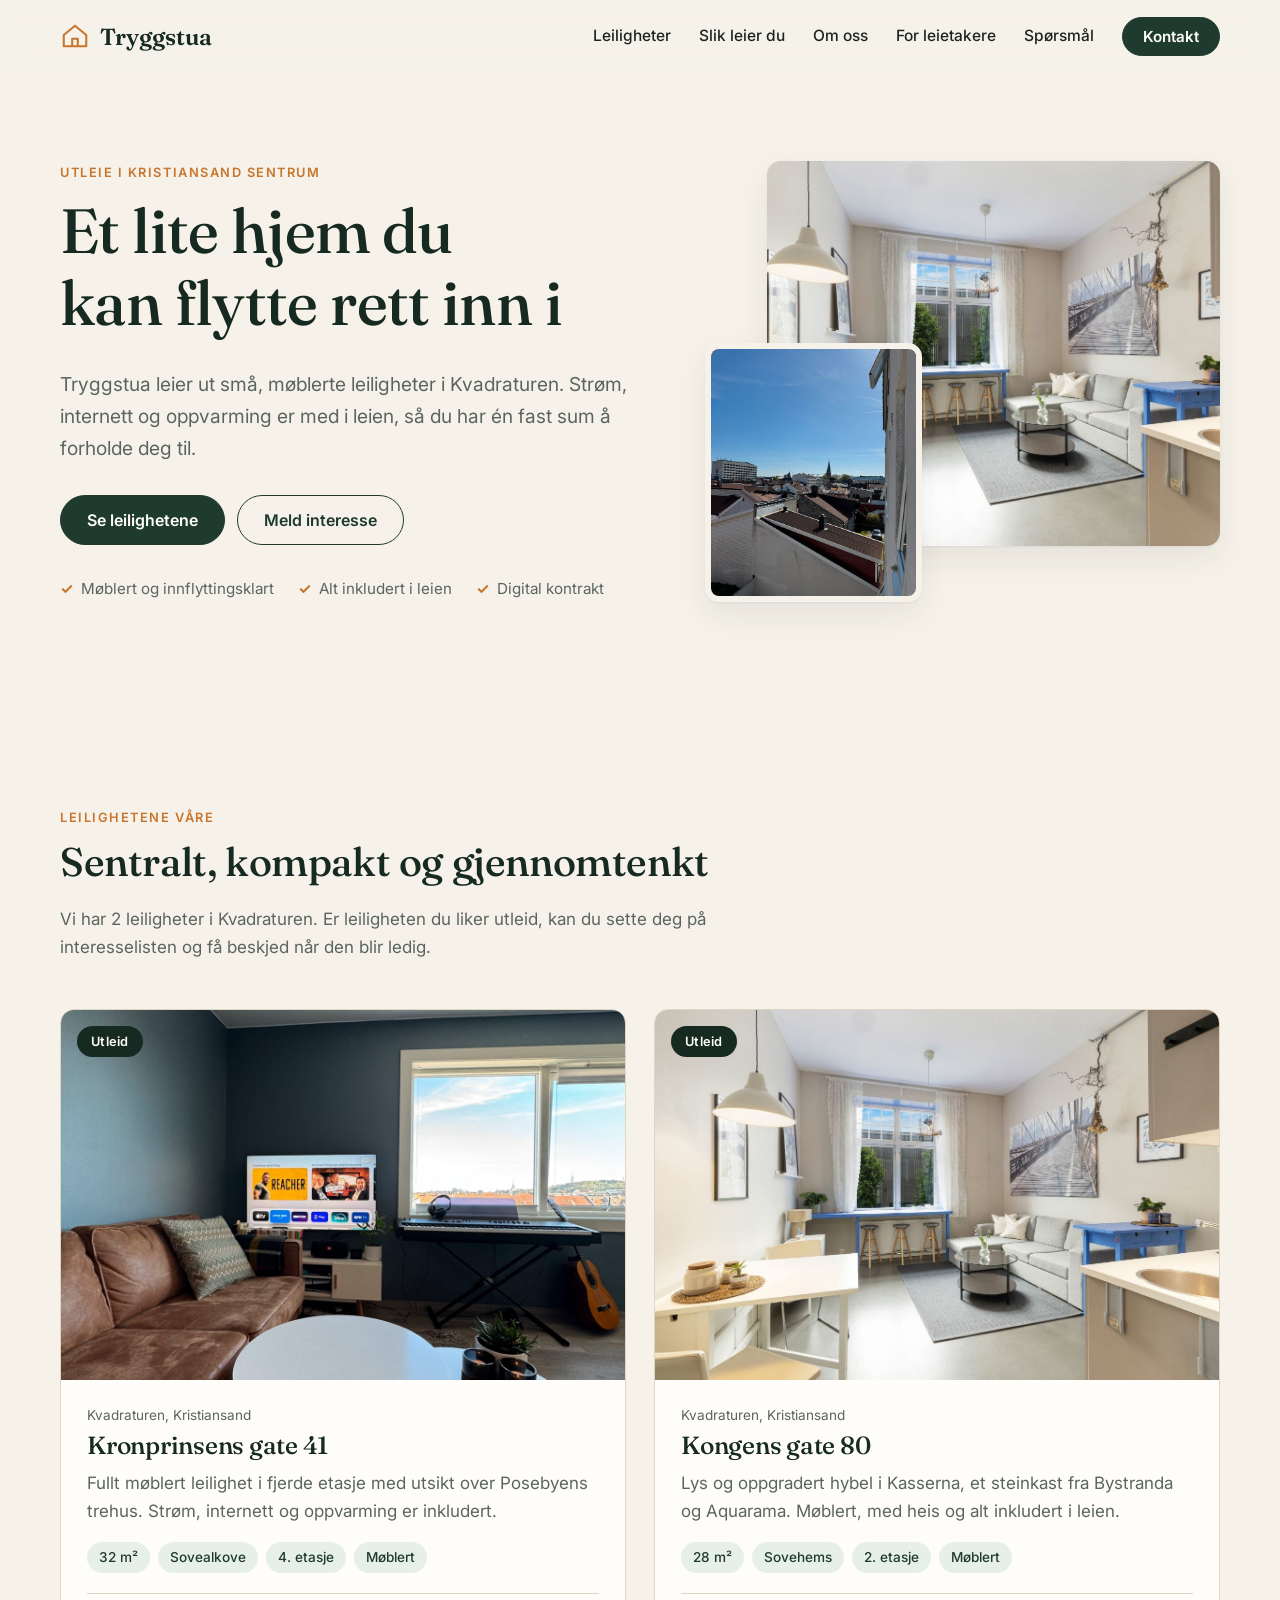
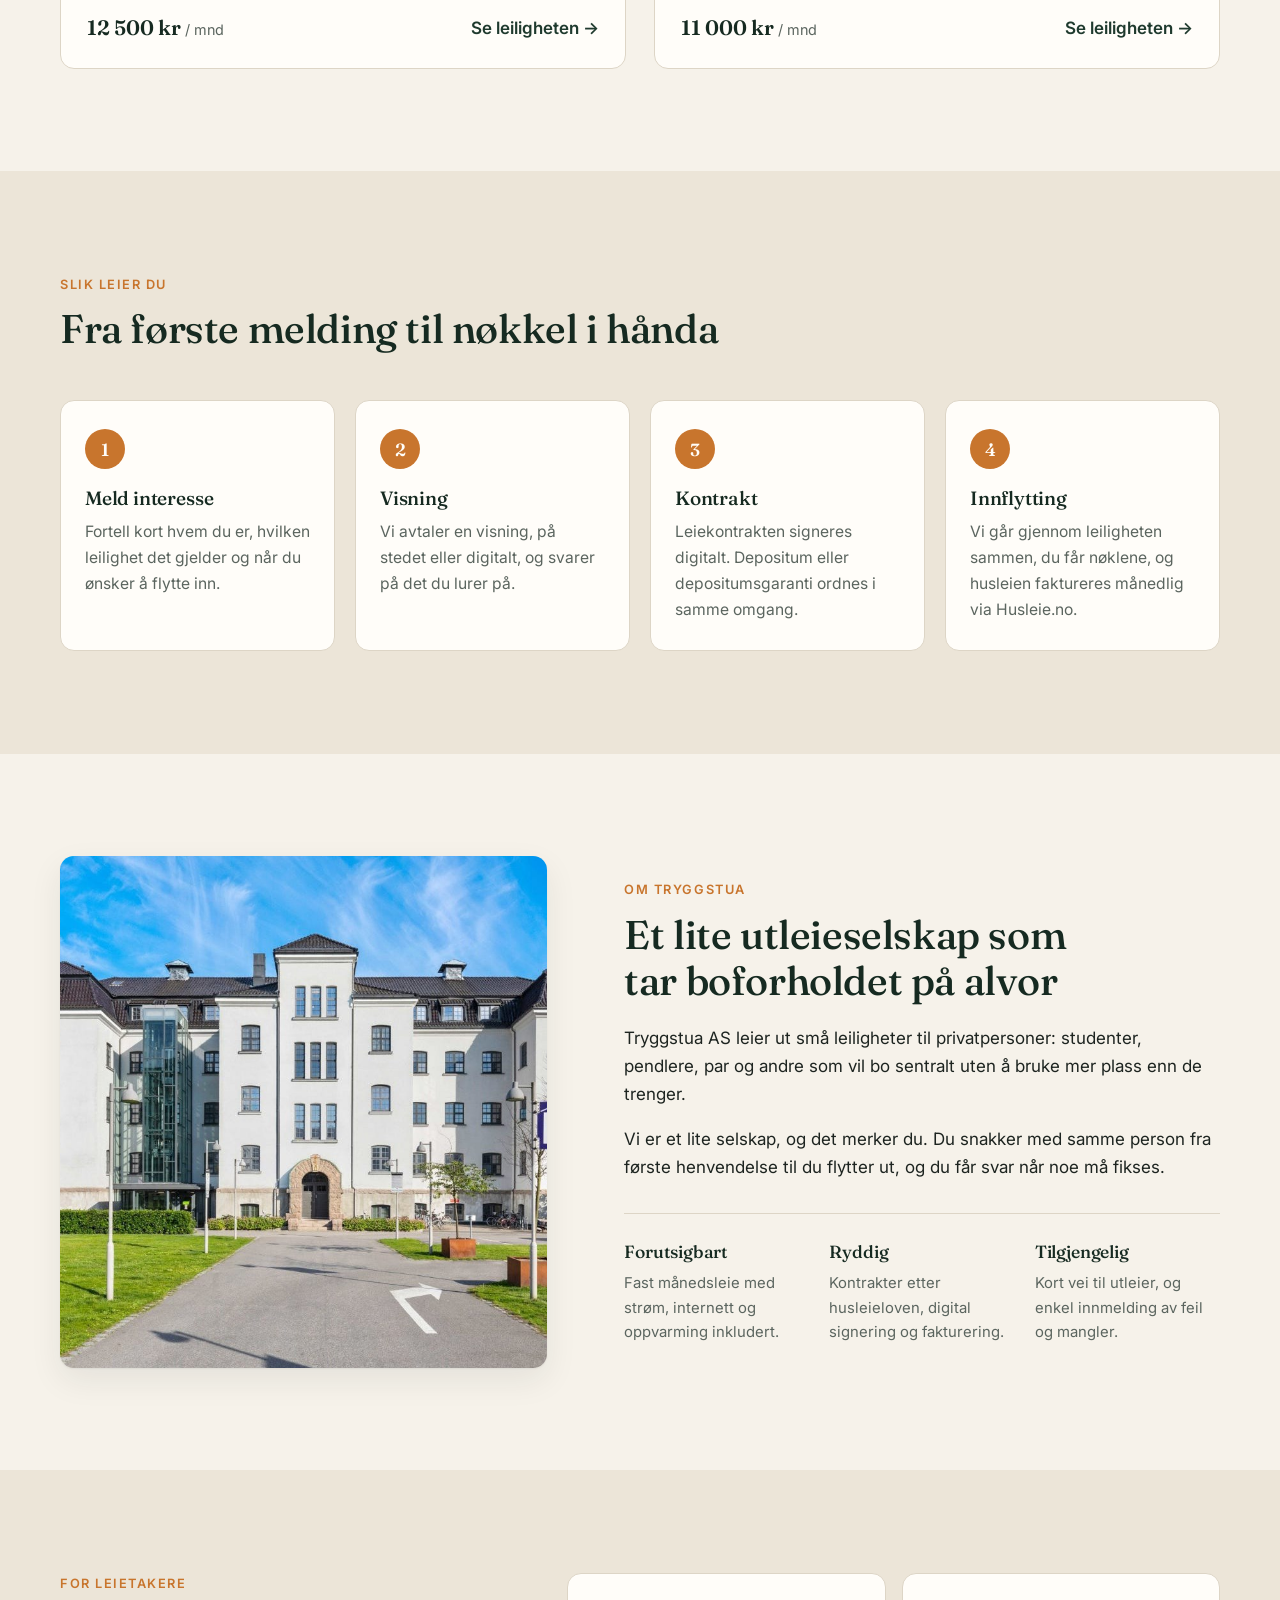
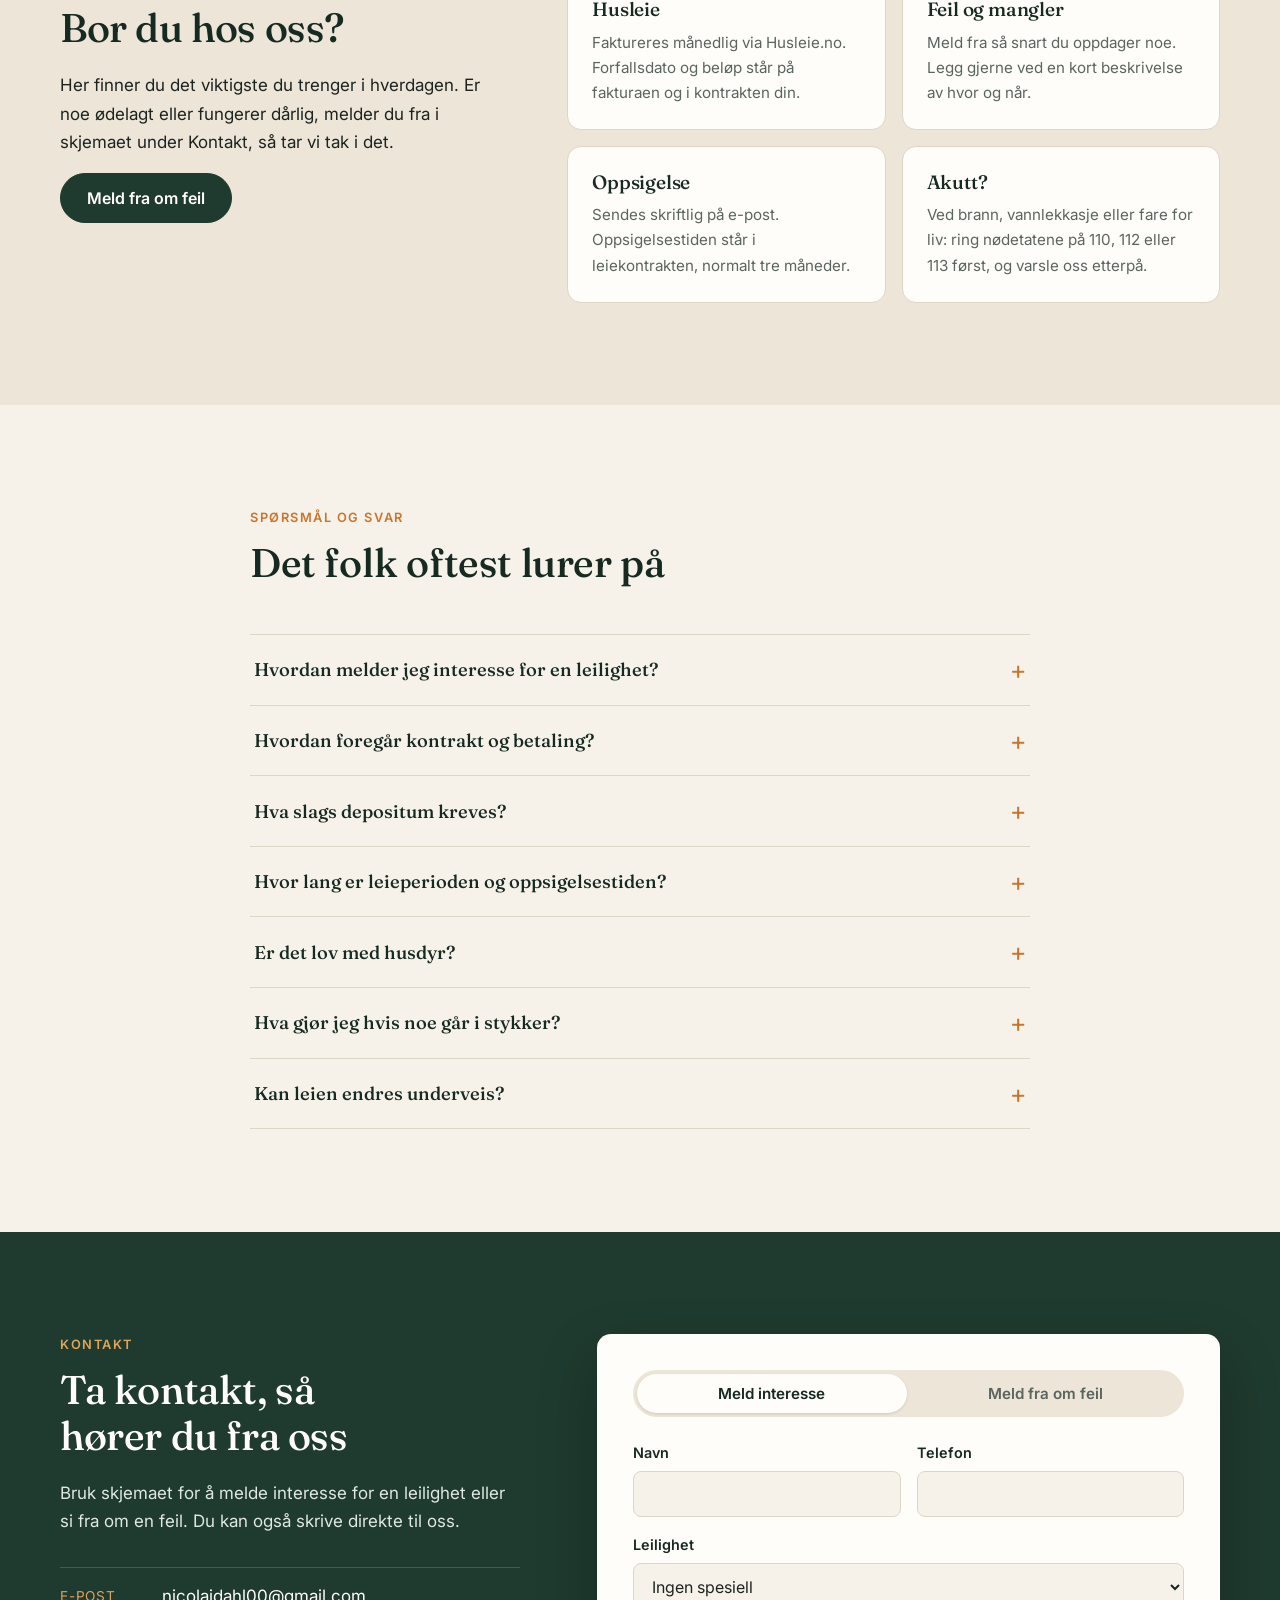
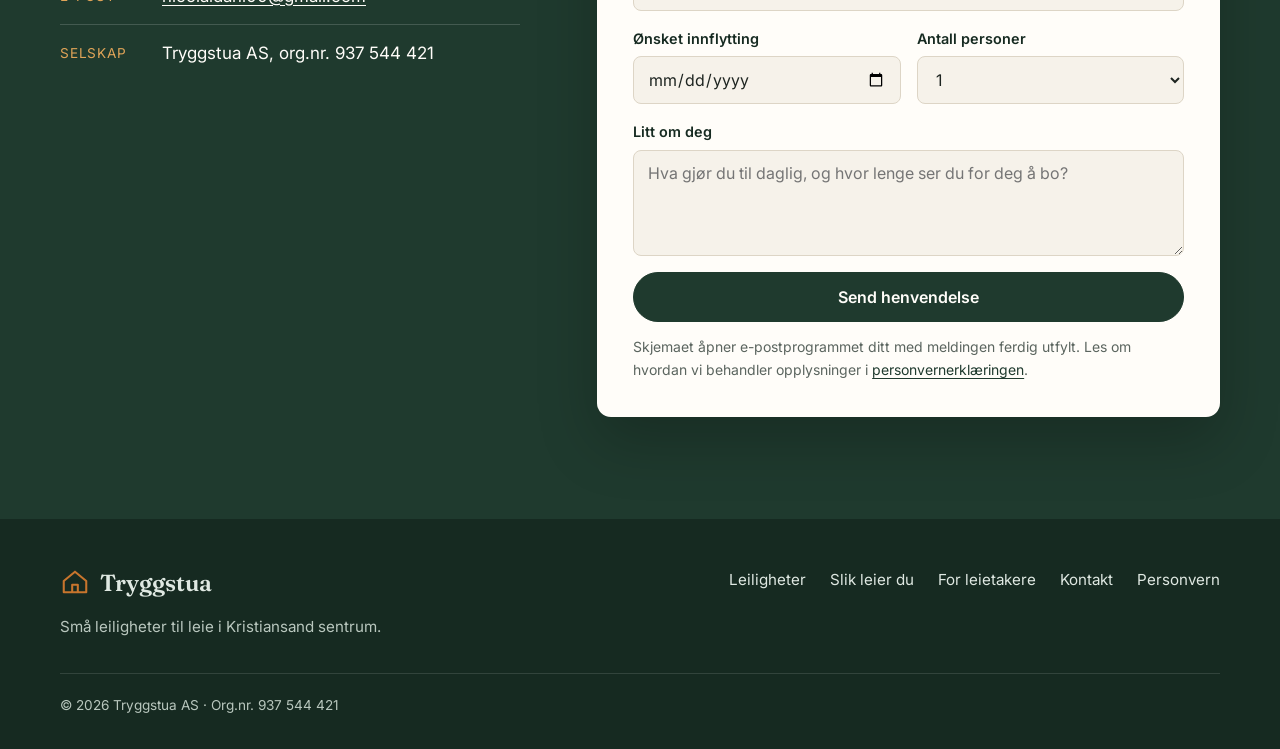
<file: index.html>
<!doctype html>
<html lang="nb">
<head>
  <meta charset="utf-8">
  <meta name="viewport" content="width=device-width, initial-scale=1">
  <title>Tryggstua AS | Små leiligheter til leie i Kristiansand</title>
  <meta name="description" content="Tryggstua AS leier ut små, møblerte leiligheter i Kristiansand sentrum. Fast månedspris, ryddige kontrakter og en utleier som svarer.">
  <meta property="og:title" content="Tryggstua AS | Små leiligheter til leie i Kristiansand">
  <meta property="og:description" content="Små, møblerte leiligheter i Kvadraturen. Fast månedspris og ryddige kontrakter.">
  <meta property="og:image" content="bilder/kongens-gate-80/02.jpg">
  <link rel="icon" href="favicon.svg" type="image/svg+xml">
  <link rel="preconnect" href="https://fonts.googleapis.com">
  <link rel="preconnect" href="https://fonts.gstatic.com" crossorigin>
  <link href="https://fonts.googleapis.com/css2?family=Fraunces:opsz,wght@9..144,400;9..144,500;9..144,600&family=Inter:wght@400;500;600&display=swap" rel="stylesheet">
  <link rel="stylesheet" href="css/style.css">
</head>
<body>
  <a class="hopp" href="#innhold">Hopp til innhold</a>

  <header class="topp">
    <div class="ramme topp__rad">
      <a class="logo" href="index.html" aria-label="Tryggstua, til forsiden">
        <svg viewBox="0 0 32 32" aria-hidden="true"><path d="M4 15 16 5l12 10v12H4z" fill="none" stroke="currentColor" stroke-width="2.2" stroke-linejoin="round"/><path d="M13 27v-8h6v8" fill="none" stroke="currentColor" stroke-width="2.2" stroke-linejoin="round"/></svg>
        <span>Tryggstua</span>
      </a>
      <button class="meny-knapp" aria-expanded="false" aria-controls="meny" aria-label="Meny"><span></span><span></span><span></span></button>
      <nav class="meny" id="meny" aria-label="Hovedmeny">
        <a href="#leiligheter">Leiligheter</a>
        <a href="#slik">Slik leier du</a>
        <a href="#om">Om oss</a>
        <a href="#leietakere">For leietakere</a>
        <a href="#sporsmal">Spørsmål</a>
        <a class="knapp knapp--liten" href="#kontakt">Kontakt</a>
      </nav>
    </div>
  </header>

  <main id="innhold">
    <section class="hero">
      <div class="ramme hero__rad">
        <div class="hero__tekst">
          <p class="overtittel">Utleie i Kristiansand sentrum</p>
          <h1>Et lite hjem du kan flytte rett inn i</h1>
          <p class="ingress">Tryggstua leier ut små, møblerte leiligheter i Kvadraturen. Strøm, internett og oppvarming er med i leien, så du har én fast sum å forholde deg til.</p>
          <div class="hero__knapper">
            <a class="knapp" href="#leiligheter">Se leilighetene</a>
            <a class="knapp knapp--lys" href="#kontakt">Meld interesse</a>
          </div>
          <ul class="hero__punkter">
            <li>Møblert og innflyttingsklart</li>
            <li>Alt inkludert i leien</li>
            <li>Digital kontrakt</li>
          </ul>
        </div>
        <div class="hero__bilder" aria-hidden="true">
          <img class="hero__bilde hero__bilde--a" src="bilder/kongens-gate-80/02.jpg" alt="">
          <img class="hero__bilde hero__bilde--b" src="bilder/kronprinsens-gate-41/03.jpg" alt="">
        </div>
      </div>
    </section>

    <section class="seksjon" id="leiligheter">
      <div class="ramme">
        <div class="seksjon__topp">
          <p class="overtittel">Leilighetene våre</p>
          <h2>Sentralt, kompakt og gjennomtenkt</h2>
          <p>Vi har <span data-antall>2</span> leiligheter i Kvadraturen. Er leiligheten du liker utleid, kan du sette deg på interesselisten og få beskjed når den blir ledig.</p>
        </div>
        <div class="kortliste" id="leilighetsliste"></div>
      </div>
    </section>

    <section class="seksjon seksjon--farget" id="slik">
      <div class="ramme">
        <div class="seksjon__topp">
          <p class="overtittel">Slik leier du</p>
          <h2>Fra første melding til nøkkel i hånda</h2>
        </div>
        <ol class="steg">
          <li><span class="steg__nr">1</span><h3>Meld interesse</h3><p>Fortell kort hvem du er, hvilken leilighet det gjelder og når du ønsker å flytte inn.</p></li>
          <li><span class="steg__nr">2</span><h3>Visning</h3><p>Vi avtaler en visning, på stedet eller digitalt, og svarer på det du lurer på.</p></li>
          <li><span class="steg__nr">3</span><h3>Kontrakt</h3><p>Leiekontrakten signeres digitalt. Depositum eller depositumsgaranti ordnes i samme omgang.</p></li>
          <li><span class="steg__nr">4</span><h3>Innflytting</h3><p>Vi går gjennom leiligheten sammen, du får nøklene, og husleien faktureres månedlig via Husleie.no.</p></li>
        </ol>
      </div>
    </section>

    <section class="seksjon" id="om">
      <div class="ramme om">
        <div class="om__bilde"><img src="bilder/kongens-gate-80/16.jpg" alt="Leilighetsbygget Kasserna i Kongens gate, sett fra parken" loading="lazy"></div>
        <div>
          <p class="overtittel">Om Tryggstua</p>
          <h2>Et lite utleieselskap som tar boforholdet på alvor</h2>
          <p>Tryggstua AS leier ut små leiligheter til privatpersoner: studenter, pendlere, par og andre som vil bo sentralt uten å bruke mer plass enn de trenger.</p>
          <p>Vi er et lite selskap, og det merker du. Du snakker med samme person fra første henvendelse til du flytter ut, og du får svar når noe må fikses.</p>
          <ul class="verdier">
            <li><h3>Forutsigbart</h3><p>Fast månedsleie med strøm, internett og oppvarming inkludert.</p></li>
            <li><h3>Ryddig</h3><p>Kontrakter etter husleieloven, digital signering og fakturering.</p></li>
            <li><h3>Tilgjengelig</h3><p>Kort vei til utleier, og enkel innmelding av feil og mangler.</p></li>
          </ul>
        </div>
      </div>
    </section>

    <section class="seksjon seksjon--farget" id="leietakere">
      <div class="ramme toko">
        <div>
          <p class="overtittel">For leietakere</p>
          <h2>Bor du hos oss?</h2>
          <p>Her finner du det viktigste du trenger i hverdagen. Er noe ødelagt eller fungerer dårlig, melder du fra i skjemaet under Kontakt, så tar vi tak i det.</p>
          <a class="knapp" href="#feil" data-fane-lenke>Meld fra om feil</a>
        </div>
        <ul class="infokort">
          <li><h3>Husleie</h3><p>Faktureres månedlig via Husleie.no. Forfallsdato og beløp står på fakturaen og i kontrakten din.</p></li>
          <li><h3>Feil og mangler</h3><p>Meld fra så snart du oppdager noe. Legg gjerne ved en kort beskrivelse av hvor og når.</p></li>
          <li><h3>Oppsigelse</h3><p>Sendes skriftlig på e-post. Oppsigelsestiden står i leiekontrakten, normalt tre måneder.</p></li>
          <li><h3>Akutt?</h3><p>Ved brann, vannlekkasje eller fare for liv: ring nødetatene på 110, 112 eller 113 først, og varsle oss etterpå.</p></li>
        </ul>
      </div>
    </section>

    <section class="seksjon" id="sporsmal">
      <div class="ramme ramme--smal">
        <div class="seksjon__topp">
          <p class="overtittel">Spørsmål og svar</p>
          <h2>Det folk oftest lurer på</h2>
        </div>
        <div id="sporsmal-liste"></div>
      </div>
    </section>

    <section class="seksjon seksjon--mork" id="kontakt">
      <span id="feil" class="anker"></span>
      <div class="ramme kontakt">
        <div class="kontakt__info">
          <p class="overtittel">Kontakt</p>
          <h2>Ta kontakt, så hører du fra oss</h2>
          <p>Bruk skjemaet for å melde interesse for en leilighet eller si fra om en feil. Du kan også skrive direkte til oss.</p>
          <dl class="kontaktliste">
            <div><dt>E-post</dt><dd><a data-epost href="#"></a></dd></div>
            <div data-telefon-rad><dt>Telefon</dt><dd><a data-telefon href="#"></a></dd></div>
            <div><dt>Selskap</dt><dd>Tryggstua AS, org.nr. <span data-orgnr></span></dd></div>
          </dl>
        </div>

        <div class="skjemaboks">
          <div class="faner" role="tablist" aria-label="Velg skjema">
            <button role="tab" id="fane-interesse" aria-selected="true" aria-controls="panel-interesse">Meld interesse</button>
            <button role="tab" id="fane-feil" aria-selected="false" aria-controls="panel-feil">Meld fra om feil</button>
          </div>

          <form id="panel-interesse" role="tabpanel" aria-labelledby="fane-interesse" data-epostskjema data-emne="Interesse for leilighet" novalidate>
            <div class="felt-rad">
              <label>Navn<input name="navn" data-etikett="Navn" autocomplete="name" required></label>
              <label>Telefon<input name="telefon" data-etikett="Telefon" type="tel" autocomplete="tel"></label>
            </div>
            <label>Leilighet
              <select name="leilighet" data-etikett="Leilighet" data-leiligheter><option value="">Ingen spesiell</option></select>
            </label>
            <div class="felt-rad">
              <label>Ønsket innflytting<input name="innflytting" data-etikett="Ønsket innflytting" type="date"></label>
              <label>Antall personer
                <select name="personer" data-etikett="Antall personer"><option>1</option><option>2</option></select>
              </label>
            </div>
            <label>Litt om deg<textarea name="melding" rows="4" placeholder="Hva gjør du til daglig, og hvor lenge ser du for deg å bo?" required></textarea></label>
            <button class="knapp knapp--full" type="submit">Send henvendelse</button>
            <p class="skjema__svar" hidden></p>
            <p class="liten">Skjemaet åpner e-postprogrammet ditt med meldingen ferdig utfylt. Les om hvordan vi behandler opplysninger i <a href="personvern.html">personvernerklæringen</a>.</p>
          </form>

          <form id="panel-feil" role="tabpanel" aria-labelledby="fane-feil" data-epostskjema data-emne="Feilmelding" hidden novalidate>
            <div class="felt-rad">
              <label>Navn<input name="navn" data-etikett="Navn" autocomplete="name" required></label>
              <label>Telefon<input name="telefon" data-etikett="Telefon" type="tel" autocomplete="tel"></label>
            </div>
            <div class="felt-rad">
              <label>Leilighet
                <select name="leilighet" data-etikett="Leilighet" data-leiligheter required><option value="">Velg leilighet</option></select>
              </label>
              <label>Hva gjelder det?
                <select name="kategori" data-etikett="Kategori">
                  <option>Vann og avløp</option><option>Strøm og oppvarming</option><option>Hvitevarer</option><option>Internett</option><option>Dører, vinduer og lås</option><option>Fellesareal</option><option>Annet</option>
                </select>
              </label>
            </div>
            <label>Beskriv feilen<textarea name="melding" rows="4" placeholder="Hva har skjedd, hvor i leiligheten, og når la du merke til det?" required></textarea></label>
            <button class="knapp knapp--full" type="submit">Send feilmelding</button>
            <p class="skjema__svar" hidden></p>
            <p class="liten">Legg gjerne ved bilder i e-posten før du sender. Ved akutt fare ringer du nødetatene først.</p>
          </form>
        </div>
      </div>
    </section>
  </main>

  <footer class="bunn">
    <div class="ramme bunn__rad">
      <div>
        <a class="logo logo--lys" href="index.html"><svg viewBox="0 0 32 32" aria-hidden="true"><path d="M4 15 16 5l12 10v12H4z" fill="none" stroke="currentColor" stroke-width="2.2" stroke-linejoin="round"/><path d="M13 27v-8h6v8" fill="none" stroke="currentColor" stroke-width="2.2" stroke-linejoin="round"/></svg><span>Tryggstua</span></a>
        <p>Små leiligheter til leie i Kristiansand sentrum.</p>
      </div>
      <nav aria-label="Bunnmeny">
        <a href="#leiligheter">Leiligheter</a>
        <a href="#slik">Slik leier du</a>
        <a href="#leietakere">For leietakere</a>
        <a href="#kontakt">Kontakt</a>
        <a href="personvern.html">Personvern</a>
      </nav>
      <p class="bunn__juss">© <span data-aar></span> Tryggstua AS · Org.nr. <span data-orgnr></span></p>
    </div>
  </footer>

  <script src="js/data.js"></script>
  <script src="js/main.js"></script>
</body>
</html>
</file>
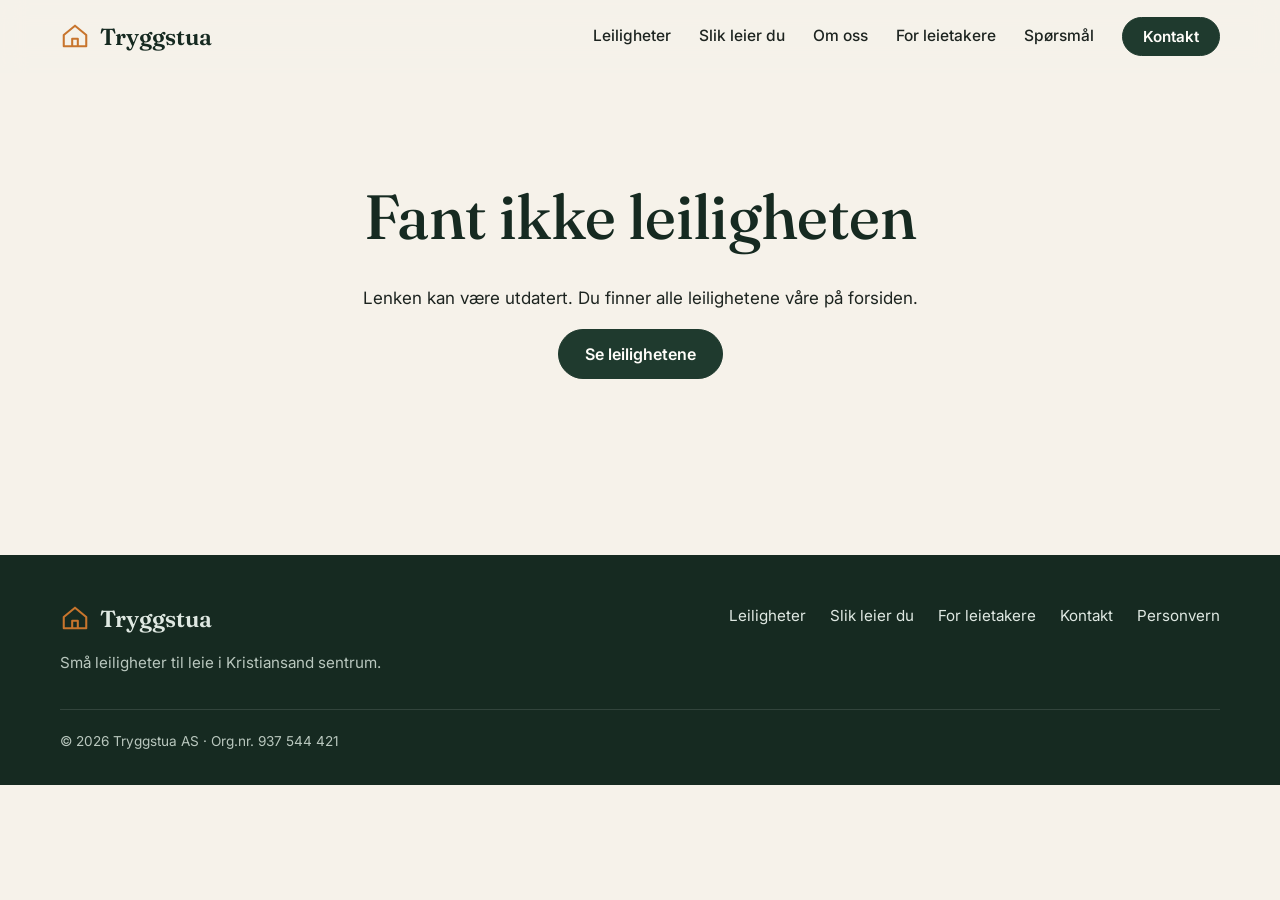
<file: leilighet.html>
<!doctype html>
<html lang="nb">
<head>
  <meta charset="utf-8">
  <meta name="viewport" content="width=device-width, initial-scale=1">
  <title>Leilighet | Tryggstua AS</title>
  <meta name="description" content="Leilighet til leie i Kristiansand sentrum fra Tryggstua AS.">
  <link rel="icon" href="favicon.svg" type="image/svg+xml">
  <link rel="preconnect" href="https://fonts.googleapis.com">
  <link rel="preconnect" href="https://fonts.gstatic.com" crossorigin>
  <link href="https://fonts.googleapis.com/css2?family=Fraunces:opsz,wght@9..144,400;9..144,500;9..144,600&family=Inter:wght@400;500;600&display=swap" rel="stylesheet">
  <link rel="stylesheet" href="css/style.css">
</head>
<body>
  <a class="hopp" href="#innhold">Hopp til innhold</a>

  <header class="topp">
    <div class="ramme topp__rad">
      <a class="logo" href="index.html" aria-label="Tryggstua, til forsiden">
        <svg viewBox="0 0 32 32" aria-hidden="true"><path d="M4 15 16 5l12 10v12H4z" fill="none" stroke="currentColor" stroke-width="2.2" stroke-linejoin="round"/><path d="M13 27v-8h6v8" fill="none" stroke="currentColor" stroke-width="2.2" stroke-linejoin="round"/></svg>
        <span>Tryggstua</span>
      </a>
      <button class="meny-knapp" aria-expanded="false" aria-controls="meny" aria-label="Meny"><span></span><span></span><span></span></button>
      <nav class="meny" id="meny" aria-label="Hovedmeny">
        <a href="index.html#leiligheter">Leiligheter</a>
        <a href="index.html#slik">Slik leier du</a>
        <a href="index.html#om">Om oss</a>
        <a href="index.html#leietakere">For leietakere</a>
        <a href="index.html#sporsmal">Spørsmål</a>
        <a class="knapp knapp--liten" href="index.html#kontakt">Kontakt</a>
      </nav>
    </div>
  </header>

  <main id="innhold" class="underside">
    <div class="ramme" id="leilighet"></div>
  </main>

  <footer class="bunn">
    <div class="ramme bunn__rad">
      <div>
        <a class="logo logo--lys" href="index.html"><svg viewBox="0 0 32 32" aria-hidden="true"><path d="M4 15 16 5l12 10v12H4z" fill="none" stroke="currentColor" stroke-width="2.2" stroke-linejoin="round"/><path d="M13 27v-8h6v8" fill="none" stroke="currentColor" stroke-width="2.2" stroke-linejoin="round"/></svg><span>Tryggstua</span></a>
        <p>Små leiligheter til leie i Kristiansand sentrum.</p>
      </div>
      <nav aria-label="Bunnmeny">
        <a href="index.html#leiligheter">Leiligheter</a>
        <a href="index.html#slik">Slik leier du</a>
        <a href="index.html#leietakere">For leietakere</a>
        <a href="index.html#kontakt">Kontakt</a>
        <a href="personvern.html">Personvern</a>
      </nav>
      <p class="bunn__juss">© <span data-aar></span> Tryggstua AS · Org.nr. <span data-orgnr></span></p>
    </div>
  </footer>

  <script src="js/data.js"></script>
  <script src="js/main.js"></script>
</body>
</html>
</file>
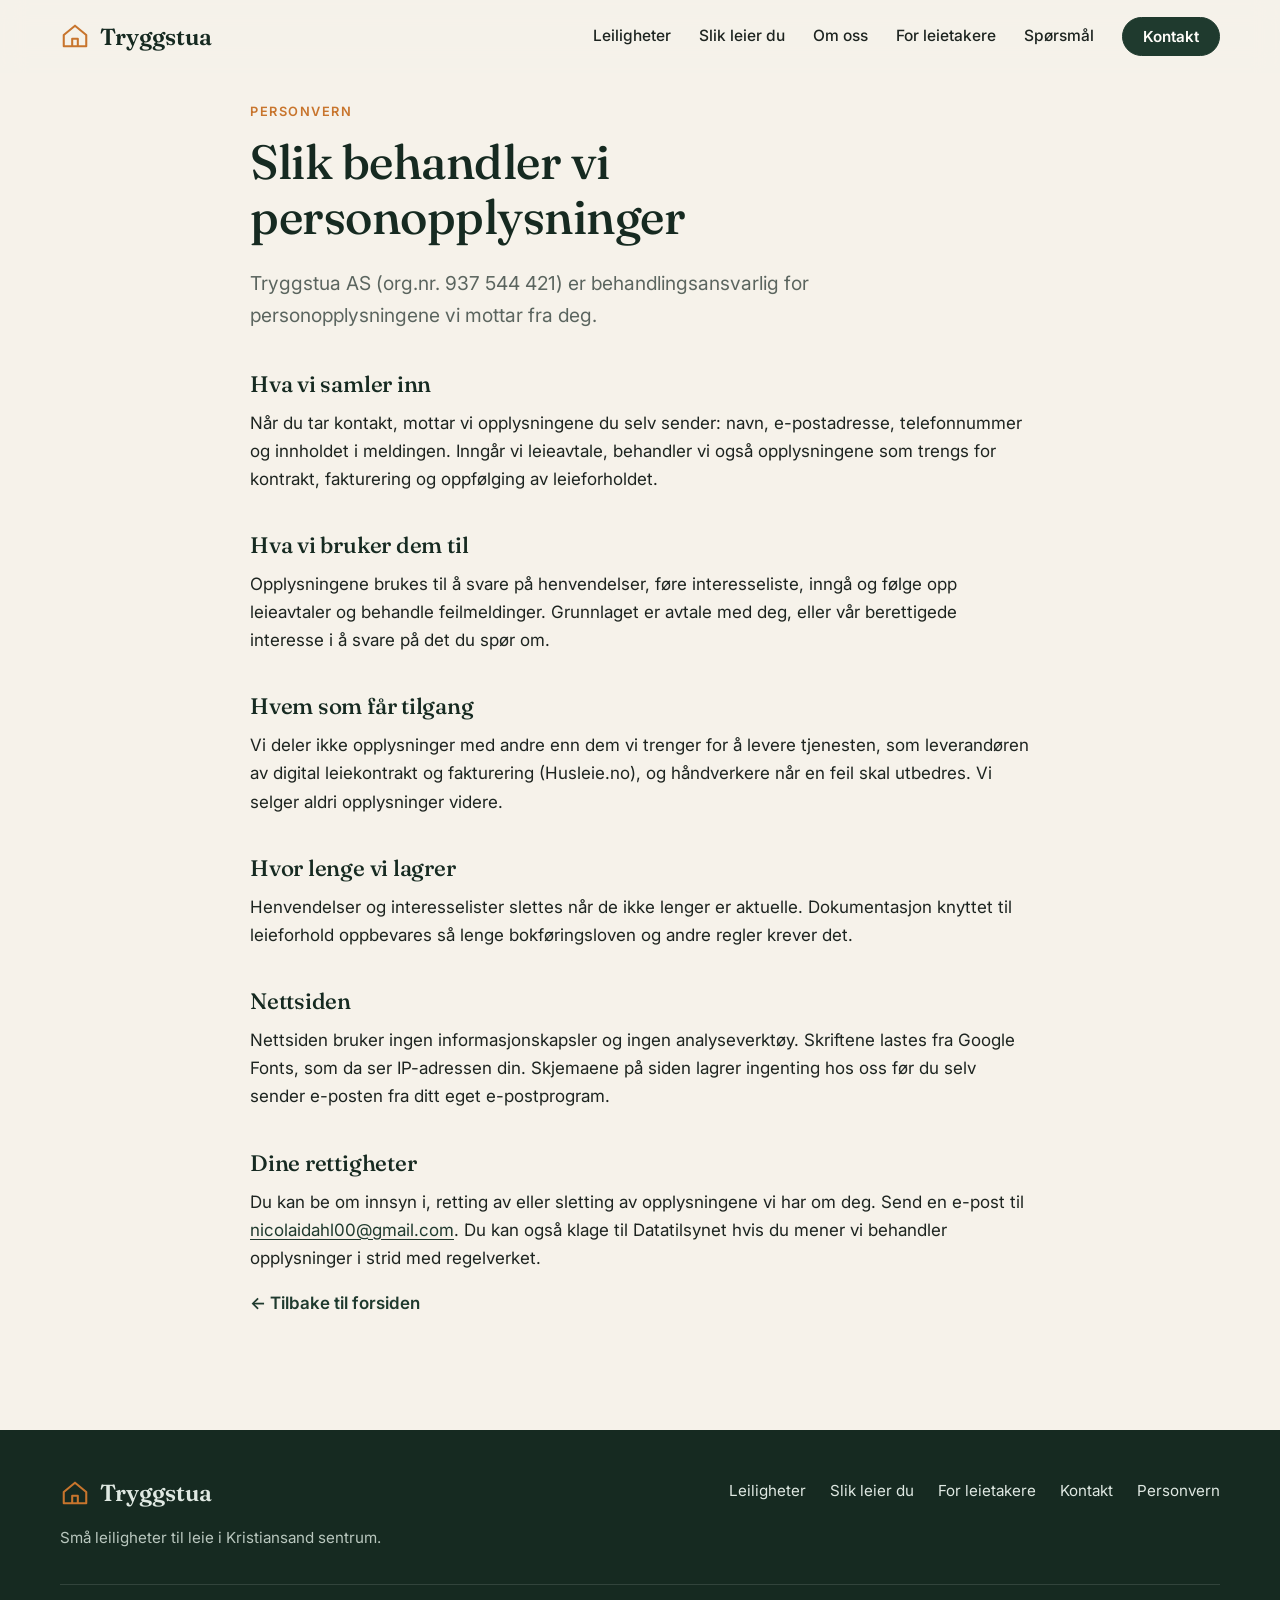
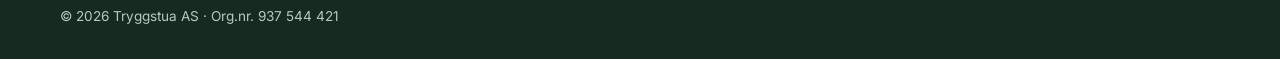
<file: personvern.html>
<!doctype html>
<html lang="nb">
<head>
  <meta charset="utf-8">
  <meta name="viewport" content="width=device-width, initial-scale=1">
  <title>Personvern | Tryggstua AS</title>
  <meta name="description" content="Slik behandler Tryggstua AS personopplysninger.">
  <link rel="icon" href="favicon.svg" type="image/svg+xml">
  <link rel="preconnect" href="https://fonts.googleapis.com">
  <link rel="preconnect" href="https://fonts.gstatic.com" crossorigin>
  <link href="https://fonts.googleapis.com/css2?family=Fraunces:opsz,wght@9..144,400;9..144,500;9..144,600&family=Inter:wght@400;500;600&display=swap" rel="stylesheet">
  <link rel="stylesheet" href="css/style.css">
</head>
<body>
  <a class="hopp" href="#innhold">Hopp til innhold</a>

  <header class="topp">
    <div class="ramme topp__rad">
      <a class="logo" href="index.html" aria-label="Tryggstua, til forsiden">
        <svg viewBox="0 0 32 32" aria-hidden="true"><path d="M4 15 16 5l12 10v12H4z" fill="none" stroke="currentColor" stroke-width="2.2" stroke-linejoin="round"/><path d="M13 27v-8h6v8" fill="none" stroke="currentColor" stroke-width="2.2" stroke-linejoin="round"/></svg>
        <span>Tryggstua</span>
      </a>
      <button class="meny-knapp" aria-expanded="false" aria-controls="meny" aria-label="Meny"><span></span><span></span><span></span></button>
      <nav class="meny" id="meny" aria-label="Hovedmeny">
        <a href="index.html#leiligheter">Leiligheter</a>
        <a href="index.html#slik">Slik leier du</a>
        <a href="index.html#om">Om oss</a>
        <a href="index.html#leietakere">For leietakere</a>
        <a href="index.html#sporsmal">Spørsmål</a>
        <a class="knapp knapp--liten" href="index.html#kontakt">Kontakt</a>
      </nav>
    </div>
  </header>

  <main id="innhold" class="underside">
    <article class="ramme ramme--smal tekstside">
      <p class="overtittel">Personvern</p>
      <h1>Slik behandler vi personopplysninger</h1>
      <p class="ingress">Tryggstua AS (org.nr. <span data-orgnr></span>) er behandlingsansvarlig for personopplysningene vi mottar fra deg.</p>

      <h2>Hva vi samler inn</h2>
      <p>Når du tar kontakt, mottar vi opplysningene du selv sender: navn, e-postadresse, telefonnummer og innholdet i meldingen. Inngår vi leieavtale, behandler vi også opplysningene som trengs for kontrakt, fakturering og oppfølging av leieforholdet.</p>

      <h2>Hva vi bruker dem til</h2>
      <p>Opplysningene brukes til å svare på henvendelser, føre interesseliste, inngå og følge opp leieavtaler og behandle feilmeldinger. Grunnlaget er avtale med deg, eller vår berettigede interesse i å svare på det du spør om.</p>

      <h2>Hvem som får tilgang</h2>
      <p>Vi deler ikke opplysninger med andre enn dem vi trenger for å levere tjenesten, som leverandøren av digital leiekontrakt og fakturering (Husleie.no), og håndverkere når en feil skal utbedres. Vi selger aldri opplysninger videre.</p>

      <h2>Hvor lenge vi lagrer</h2>
      <p>Henvendelser og interesselister slettes når de ikke lenger er aktuelle. Dokumentasjon knyttet til leieforhold oppbevares så lenge bokføringsloven og andre regler krever det.</p>

      <h2>Nettsiden</h2>
      <p>Nettsiden bruker ingen informasjonskapsler og ingen analyseverktøy. Skriftene lastes fra Google Fonts, som da ser IP-adressen din. Skjemaene på siden lagrer ingenting hos oss før du selv sender e-posten fra ditt eget e-postprogram.</p>

      <h2>Dine rettigheter</h2>
      <p>Du kan be om innsyn i, retting av eller sletting av opplysningene vi har om deg. Send en e-post til <a data-epost href="#"></a>. Du kan også klage til Datatilsynet hvis du mener vi behandler opplysninger i strid med regelverket.</p>

      <p><a class="lenke-pil lenke-pil--tilbake" href="index.html">Tilbake til forsiden</a></p>
    </article>
  </main>

  <footer class="bunn">
    <div class="ramme bunn__rad">
      <div>
        <a class="logo logo--lys" href="index.html"><svg viewBox="0 0 32 32" aria-hidden="true"><path d="M4 15 16 5l12 10v12H4z" fill="none" stroke="currentColor" stroke-width="2.2" stroke-linejoin="round"/><path d="M13 27v-8h6v8" fill="none" stroke="currentColor" stroke-width="2.2" stroke-linejoin="round"/></svg><span>Tryggstua</span></a>
        <p>Små leiligheter til leie i Kristiansand sentrum.</p>
      </div>
      <nav aria-label="Bunnmeny">
        <a href="index.html#leiligheter">Leiligheter</a>
        <a href="index.html#slik">Slik leier du</a>
        <a href="index.html#leietakere">For leietakere</a>
        <a href="index.html#kontakt">Kontakt</a>
        <a href="personvern.html">Personvern</a>
      </nav>
      <p class="bunn__juss">© <span data-aar></span> Tryggstua AS · Org.nr. <span data-orgnr></span></p>
    </div>
  </footer>

  <script src="js/data.js"></script>
  <script src="js/main.js"></script>
</body>
</html>
</file>
<file: css/style.css>
/* ---------- Grunnlag ---------- */

:root {
  --gronn: #1f3a2e;
  --gronn-mork: #162a21;
  --gronn-lys: #e7efe9;
  --sand: #f6f2ea;
  --sand-mork: #ece5d8;
  --hvit: #fffdf9;
  --tekst: #1d2420;
  --dempet: #5b655f;
  --linje: #ddd5c6;
  --aksent: #c8752d;
  --aksent-lys: #e0a458;
  --radius: 14px;
  --radius-liten: 8px;
  --skygge: 0 1px 2px rgba(22, 42, 33, 0.06), 0 12px 32px rgba(22, 42, 33, 0.08);
  --serif: "Fraunces", "Iowan Old Style", Georgia, serif;
  --sans: "Inter", -apple-system, BlinkMacSystemFont, "Segoe UI", Helvetica, Arial, sans-serif;
  --topp-hoyde: 72px;
}

*,
*::before,
*::after {
  box-sizing: border-box;
}

html {
  scroll-behavior: smooth;
  scroll-padding-top: calc(var(--topp-hoyde) + 16px);
  -webkit-text-size-adjust: 100%;
}

body {
  margin: 0;
  font-family: var(--sans);
  font-size: 1.0625rem;
  line-height: 1.65;
  color: var(--tekst);
  background: var(--sand);
  -webkit-font-smoothing: antialiased;
}

img {
  display: block;
  max-width: 100%;
}

h1,
h2,
h3 {
  font-family: var(--serif);
  font-weight: 500;
  line-height: 1.15;
  letter-spacing: -0.01em;
  margin: 0 0 0.5em;
  color: var(--gronn-mork);
  text-wrap: balance;
}

h1 {
  font-size: clamp(2.3rem, 5.2vw, 3.9rem);
}

h2 {
  font-size: clamp(1.7rem, 3.4vw, 2.5rem);
}

h3 {
  font-size: 1.2rem;
}

p {
  margin: 0 0 1em;
}

a {
  color: var(--gronn);
  text-underline-offset: 3px;
}

a:hover {
  color: var(--aksent);
}

:focus-visible {
  outline: 3px solid var(--aksent-lys);
  outline-offset: 3px;
  border-radius: 4px;
}

ul,
ol {
  margin: 0;
  padding: 0;
  list-style: none;
}

.ramme {
  width: min(1160px, 100% - 40px);
  margin-inline: auto;
}

.ramme--smal {
  width: min(780px, 100% - 40px);
}

.hopp {
  position: absolute;
  left: -9999px;
}

.hopp:focus {
  left: 16px;
  top: 16px;
  z-index: 100;
  background: var(--hvit);
  padding: 10px 16px;
  border-radius: var(--radius-liten);
}

.overtittel {
  font-size: 0.8rem;
  font-weight: 600;
  letter-spacing: 0.12em;
  text-transform: uppercase;
  color: var(--aksent);
  margin-bottom: 0.9em;
}

.ingress {
  font-size: 1.2rem;
  color: var(--dempet);
  max-width: 56ch;
}

.liten {
  font-size: 0.875rem;
  color: var(--dempet);
  margin: 0.9em 0 0;
}

/* ---------- Knapper og lenker ---------- */

.knapp {
  display: inline-flex;
  align-items: center;
  justify-content: center;
  gap: 8px;
  padding: 14px 26px;
  border: 1.5px solid var(--gronn);
  border-radius: 999px;
  background: var(--gronn);
  color: var(--hvit);
  font: 600 1rem var(--sans);
  text-decoration: none;
  cursor: pointer;
  transition: background 0.2s, color 0.2s, transform 0.2s;
}

.knapp:hover {
  background: var(--gronn-mork);
  color: var(--hvit);
  transform: translateY(-1px);
}

.knapp--lys {
  background: transparent;
  color: var(--gronn);
}

.knapp--lys:hover {
  background: var(--gronn-lys);
  color: var(--gronn-mork);
}

.knapp--liten {
  padding: 9px 20px;
  font-size: 0.95rem;
}

.knapp--full {
  width: 100%;
}

.lenke-pil {
  font-weight: 600;
  text-decoration: none;
  white-space: nowrap;
}

.lenke-pil::after {
  content: " →";
  transition: margin 0.2s;
}

.lenke-pil:hover::after {
  margin-left: 4px;
}

.lenke-pil--tilbake::after {
  content: none;
}

.lenke-pil--tilbake::before {
  content: "← ";
}

/* ---------- Topp ---------- */

.topp {
  position: sticky;
  top: 0;
  z-index: 50;
  background: rgba(246, 242, 234, 0.9);
  backdrop-filter: blur(12px);
  -webkit-backdrop-filter: blur(12px);
  border-bottom: 1px solid transparent;
  transition: border-color 0.2s, box-shadow 0.2s;
}

.topp.har-skygge {
  border-bottom-color: var(--linje);
}

.topp__rad {
  display: flex;
  align-items: center;
  justify-content: space-between;
  height: var(--topp-hoyde);
}

.logo {
  display: inline-flex;
  align-items: center;
  gap: 10px;
  font: 600 1.45rem var(--serif);
  color: var(--gronn-mork);
  text-decoration: none;
}

.logo svg {
  width: 30px;
  height: 30px;
  color: var(--aksent);
}

.logo--lys {
  color: var(--hvit);
}

.meny {
  display: flex;
  align-items: center;
  gap: 28px;
}

.meny a:not(.knapp) {
  font-size: 0.97rem;
  font-weight: 500;
  color: var(--tekst);
  text-decoration: none;
}

.meny a:not(.knapp):hover {
  color: var(--aksent);
}

.meny-knapp {
  display: none;
  width: 44px;
  height: 44px;
  padding: 11px 10px;
  background: none;
  border: 0;
  cursor: pointer;
}

.meny-knapp span {
  display: block;
  height: 2px;
  margin: 5px 0;
  background: var(--gronn-mork);
  border-radius: 2px;
}

/* ---------- Hero ---------- */

.hero {
  padding: clamp(40px, 7vw, 88px) 0 clamp(56px, 8vw, 104px);
  overflow: hidden;
}

.hero__rad {
  display: grid;
  grid-template-columns: 1.05fr 0.95fr;
  gap: clamp(32px, 6vw, 80px);
  align-items: center;
}

.hero__knapper {
  display: flex;
  flex-wrap: wrap;
  gap: 12px;
  margin: 1.8em 0;
}

.hero__punkter {
  display: flex;
  flex-wrap: wrap;
  gap: 8px 24px;
  font-size: 0.95rem;
  color: var(--dempet);
}

.hero__punkter li::before {
  content: "✓";
  margin-right: 8px;
  color: var(--aksent);
  font-weight: 700;
}

.hero__bilder {
  position: relative;
  padding: 0 0 56px 0;
}

.hero__bilde {
  object-fit: cover;
  border-radius: var(--radius);
  box-shadow: var(--skygge);
}

.hero__bilde--a {
  width: 88%;
  aspect-ratio: 4 / 3.4;
  margin-left: auto;
}

.hero__bilde--b {
  position: absolute;
  left: 0;
  bottom: 0;
  width: 42%;
  aspect-ratio: 3 / 3.6;
  border: 6px solid var(--sand);
}

/* ---------- Seksjoner ---------- */

.seksjon {
  padding: clamp(56px, 8vw, 104px) 0;
}

.seksjon--farget {
  background: var(--sand-mork);
}

.seksjon--mork {
  background: var(--gronn);
  color: #dfe8e2;
}

.seksjon--mork h2 {
  color: var(--hvit);
}

.seksjon--mork .overtittel {
  color: var(--aksent-lys);
}

.seksjon--mork a {
  color: var(--hvit);
}

.seksjon__topp {
  max-width: 660px;
  margin-bottom: clamp(28px, 4vw, 48px);
}

.seksjon__topp p:last-child {
  color: var(--dempet);
  margin: 0;
}

/* ---------- Leilighetskort ---------- */

.kortliste {
  display: grid;
  grid-template-columns: repeat(auto-fit, minmax(min(100%, 400px), 1fr));
  gap: 28px;
}

.kort {
  display: flex;
  flex-direction: column;
  background: var(--hvit);
  border: 1px solid var(--linje);
  border-radius: var(--radius);
  overflow: hidden;
  transition: transform 0.25s, box-shadow 0.25s;
}

.kort:hover {
  transform: translateY(-4px);
  box-shadow: var(--skygge);
}

.kort__bilde {
  position: relative;
  display: block;
  aspect-ratio: 16 / 10.5;
  overflow: hidden;
  background: var(--sand-mork);
}

.kort__bilde img {
  width: 100%;
  height: 100%;
  object-fit: cover;
  transition: transform 0.5s;
}

.kort:hover .kort__bilde img {
  transform: scale(1.04);
}

.kort__bilde .status {
  position: absolute;
  top: 16px;
  left: 16px;
}

.kort__innhold {
  display: flex;
  flex-direction: column;
  flex: 1;
  padding: 24px 26px 26px;
}

.kort__omrade {
  font-size: 0.85rem;
  color: var(--dempet);
  margin-bottom: 4px;
}

.kort h3 {
  font-size: 1.55rem;
  margin-bottom: 0.4em;
}

.kort h3 a {
  color: inherit;
  text-decoration: none;
}

.kort__tekst {
  color: var(--dempet);
}

.kort__bunn {
  display: flex;
  align-items: center;
  justify-content: space-between;
  gap: 16px;
  margin-top: auto;
  padding-top: 20px;
  border-top: 1px solid var(--linje);
}

.tagger {
  display: flex;
  flex-wrap: wrap;
  gap: 8px;
  margin-bottom: 20px;
}

.tagger li {
  padding: 4px 12px;
  font-size: 0.85rem;
  font-weight: 500;
  background: var(--gronn-lys);
  color: var(--gronn);
  border-radius: 999px;
}

.status {
  display: inline-block;
  padding: 5px 14px;
  font-size: 0.8rem;
  font-weight: 600;
  letter-spacing: 0.02em;
  border-radius: 999px;
  white-space: nowrap;
}

.status--utleid {
  background: var(--gronn-mork);
  color: var(--hvit);
}

.status--ledig {
  background: var(--aksent);
  color: #fff;
}

.status--kommer {
  background: var(--hvit);
  color: var(--gronn-mork);
}

.pris {
  margin: 0;
  font: 600 1.3rem var(--serif);
  color: var(--gronn-mork);
}

.pris .per {
  font: 400 0.9rem var(--sans);
  color: var(--dempet);
}

.pris-ukjent {
  font: 500 0.95rem var(--sans);
  color: var(--dempet);
}

.pris--stor {
  font-size: 1.9rem;
  margin-bottom: 18px;
  padding-bottom: 18px;
  border-bottom: 1px solid var(--linje);
}

/* ---------- Steg ---------- */

.steg {
  display: grid;
  grid-template-columns: repeat(auto-fit, minmax(220px, 1fr));
  gap: 20px;
}

.steg li {
  padding: 28px 24px;
  background: var(--hvit);
  border-radius: var(--radius);
  border: 1px solid var(--linje);
}

.steg__nr {
  display: grid;
  place-items: center;
  width: 40px;
  height: 40px;
  margin-bottom: 18px;
  font: 600 1.1rem var(--serif);
  color: var(--hvit);
  background: var(--aksent);
  border-radius: 50%;
}

.steg p {
  margin: 0;
  font-size: 0.98rem;
  color: var(--dempet);
}

/* ---------- Om oss ---------- */

.om {
  display: grid;
  grid-template-columns: 0.9fr 1.1fr;
  gap: clamp(32px, 6vw, 80px);
  align-items: center;
}

.om__bilde img {
  width: 100%;
  aspect-ratio: 4 / 4.2;
  object-fit: cover;
  border-radius: var(--radius);
  box-shadow: var(--skygge);
}

.verdier {
  display: grid;
  grid-template-columns: repeat(3, 1fr);
  gap: 20px;
  margin-top: 32px;
  padding-top: 28px;
  border-top: 1px solid var(--linje);
}

.verdier h3 {
  font-size: 1.1rem;
}

.verdier p {
  margin: 0;
  font-size: 0.93rem;
  color: var(--dempet);
}

/* ---------- For leietakere ---------- */

.toko {
  display: grid;
  grid-template-columns: 0.8fr 1.2fr;
  gap: clamp(32px, 6vw, 72px);
  align-items: start;
}

.infokort {
  display: grid;
  grid-template-columns: repeat(2, 1fr);
  gap: 16px;
}

.infokort li {
  padding: 24px;
  background: var(--hvit);
  border: 1px solid var(--linje);
  border-radius: var(--radius);
}

.infokort p {
  margin: 0;
  font-size: 0.95rem;
  color: var(--dempet);
}

/* ---------- Spørsmål ---------- */

.sporsmal {
  border-bottom: 1px solid var(--linje);
}

.sporsmal:first-child {
  border-top: 1px solid var(--linje);
}

.sporsmal summary {
  display: flex;
  justify-content: space-between;
  align-items: center;
  gap: 20px;
  padding: 22px 4px;
  font: 500 1.15rem var(--serif);
  color: var(--gronn-mork);
  cursor: pointer;
  list-style: none;
}

.sporsmal summary::-webkit-details-marker {
  display: none;
}

.sporsmal summary::after {
  content: "+";
  flex: none;
  font: 400 1.6rem/1 var(--sans);
  color: var(--aksent);
  transition: transform 0.2s;
}

.sporsmal[open] summary::after {
  transform: rotate(45deg);
}

.sporsmal p {
  padding: 0 4px 22px;
  margin: 0;
  color: var(--dempet);
  max-width: 62ch;
}

/* ---------- Kontakt ---------- */

.anker {
  display: block;
}

.kontakt {
  display: grid;
  grid-template-columns: 0.85fr 1.15fr;
  gap: clamp(32px, 6vw, 80px);
  align-items: start;
}

.kontaktliste {
  margin: 32px 0 0;
}

.kontaktliste div {
  display: grid;
  grid-template-columns: 90px 1fr;
  gap: 12px;
  padding: 14px 0;
  border-top: 1px solid rgba(255, 255, 255, 0.16);
}

.kontaktliste dt {
  font-size: 0.85rem;
  letter-spacing: 0.06em;
  text-transform: uppercase;
  color: var(--aksent-lys);
  padding-top: 3px;
}

.kontaktliste dd {
  margin: 0;
  color: var(--hvit);
  overflow-wrap: anywhere;
}

.skjemaboks {
  padding: clamp(22px, 3.5vw, 36px);
  background: var(--hvit);
  color: var(--tekst);
  border-radius: var(--radius);
  box-shadow: 0 24px 60px rgba(0, 0, 0, 0.22);
}

.skjemaboks a {
  color: var(--gronn);
}

.faner {
  display: grid;
  grid-template-columns: 1fr 1fr;
  gap: 4px;
  padding: 4px;
  margin-bottom: 24px;
  background: var(--sand-mork);
  border-radius: 999px;
}

.faner button {
  padding: 10px 12px;
  font: 600 0.95rem var(--sans);
  color: var(--dempet);
  background: none;
  border: 0;
  border-radius: 999px;
  cursor: pointer;
}

.faner button[aria-selected="true"] {
  background: var(--hvit);
  color: var(--gronn-mork);
  box-shadow: 0 1px 3px rgba(0, 0, 0, 0.12);
}

form label {
  display: block;
  margin-bottom: 16px;
  font-size: 0.9rem;
  font-weight: 600;
  color: var(--gronn-mork);
}

.felt-rad {
  display: grid;
  grid-template-columns: 1fr 1fr;
  gap: 16px;
}

input,
select,
textarea {
  display: block;
  width: 100%;
  margin-top: 6px;
  padding: 12px 14px;
  font: 400 1rem var(--sans);
  color: var(--tekst);
  background: var(--sand);
  border: 1.5px solid var(--linje);
  border-radius: var(--radius-liten);
}

textarea {
  resize: vertical;
}

input:focus,
select:focus,
textarea:focus {
  outline: none;
  border-color: var(--gronn);
  background: #fff;
}

.skjema__svar {
  margin: 16px 0 0;
  padding: 14px 16px;
  font-size: 0.95rem;
  background: var(--gronn-lys);
  border-radius: var(--radius-liten);
}

/* ---------- Bunn ---------- */

.bunn {
  padding: 48px 0 32px;
  background: var(--gronn-mork);
  color: #b9c7be;
  font-size: 0.95rem;
}

.bunn__rad {
  display: grid;
  grid-template-columns: 1fr auto;
  gap: 24px 48px;
}

.bunn nav {
  display: flex;
  flex-wrap: wrap;
  gap: 8px 24px;
  align-items: start;
}

.bunn a {
  color: #dfe8e2;
  text-decoration: none;
}

.bunn a:hover {
  color: var(--aksent-lys);
}

.bunn p {
  margin: 10px 0 0;
}

.bunn__juss {
  grid-column: 1 / -1;
  padding-top: 20px;
  border-top: 1px solid rgba(255, 255, 255, 0.12);
  font-size: 0.85rem;
}

/* ---------- Undersider ---------- */

.underside {
  padding: 28px 0 clamp(56px, 8vw, 96px);
}

.brodsmuler {
  display: flex;
  flex-wrap: wrap;
  gap: 8px;
  margin-bottom: 28px;
  font-size: 0.9rem;
  color: var(--dempet);
}

.brodsmuler a {
  color: var(--dempet);
}

.l-topp {
  display: flex;
  justify-content: space-between;
  align-items: start;
  gap: 20px;
  margin-bottom: 8px;
}

.l-topp h1 {
  font-size: clamp(2rem, 4.4vw, 3.2rem);
  margin-bottom: 0.25em;
}

.l-topp .ingress {
  margin-bottom: 0.9em;
}

.galleri {
  position: relative;
  display: grid;
  grid-template-columns: 2fr 1fr 1fr;
  grid-template-rows: repeat(2, clamp(130px, 19vw, 230px));
  gap: 10px;
  margin-bottom: clamp(32px, 5vw, 56px);
  border-radius: var(--radius);
  overflow: hidden;
}

.galleri__rute {
  padding: 0;
  border: 0;
  background: var(--sand-mork);
  cursor: zoom-in;
  overflow: hidden;
}

.galleri__rute:first-child {
  grid-row: 1 / -1;
}

.galleri__rute img {
  width: 100%;
  height: 100%;
  object-fit: cover;
  transition: transform 0.4s, filter 0.2s;
}

.galleri__rute:hover img {
  transform: scale(1.03);
  filter: brightness(0.94);
}

.galleri--1 {
  grid-template-columns: 1fr;
}

.galleri__alle {
  position: absolute;
  right: 16px;
  bottom: 16px;
  padding: 10px 18px;
  font: 600 0.9rem var(--sans);
  color: var(--gronn-mork);
  background: var(--hvit);
  border: 0;
  border-radius: 999px;
  box-shadow: 0 2px 10px rgba(0, 0, 0, 0.2);
  cursor: pointer;
}

.galleri__alle:hover {
  background: var(--gronn-lys);
}

.l-kolonner {
  display: grid;
  grid-template-columns: 1fr 360px;
  gap: clamp(32px, 5vw, 72px);
  align-items: start;
}

.l-hoved h2 {
  font-size: 1.6rem;
  margin-top: 1.8em;
}

.l-hoved h2:first-child {
  margin-top: 0;
}

.l-hoved > p {
  max-width: 68ch;
}

.punktrutenett {
  display: grid;
  grid-template-columns: repeat(auto-fit, minmax(220px, 1fr));
  gap: 16px;
  margin-top: 28px;
}

.punktboks {
  padding: 22px 24px;
  background: var(--hvit);
  border: 1px solid var(--linje);
  border-radius: var(--radius);
}

.sjekkliste li {
  position: relative;
  padding: 4px 0 4px 26px;
  font-size: 0.97rem;
}

.sjekkliste li::before {
  content: "✓";
  position: absolute;
  left: 0;
  color: var(--aksent);
  font-weight: 700;
}

.sjekkliste--nei li::before {
  content: "–";
  color: var(--dempet);
}

.fakta {
  display: grid;
  grid-template-columns: repeat(auto-fit, minmax(240px, 1fr));
  gap: 0 32px;
  margin: 0;
}

.fakta div {
  display: flex;
  justify-content: space-between;
  gap: 16px;
  padding: 13px 0;
  border-bottom: 1px solid var(--linje);
}

.fakta dt {
  color: var(--dempet);
}

.fakta dd {
  margin: 0;
  font-weight: 600;
  text-align: right;
}

.l-side {
  position: sticky;
  top: calc(var(--topp-hoyde) + 20px);
}

.sideboks {
  padding: 28px;
  background: var(--hvit);
  border: 1px solid var(--linje);
  border-radius: var(--radius);
  box-shadow: var(--skygge);
}

.sideboks p {
  color: var(--dempet);
}

.tom {
  padding: 80px 0;
  text-align: center;
}

.tekstside h1 {
  font-size: clamp(2rem, 4.4vw, 3rem);
}

.tekstside h2 {
  font-size: 1.4rem;
  margin-top: 1.8em;
}

.tekstside .ingress {
  margin-bottom: 1.5em;
}

/* ---------- Bildeviser ---------- */

.viser {
  width: 100vw;
  height: 100dvh;
  max-width: none;
  max-height: none;
  margin: 0;
  padding: 56px 64px;
  border: 0;
  background: rgba(14, 22, 18, 0.96);
}

.viser[open] {
  display: grid;
  place-items: center;
}

.viser::backdrop {
  background: rgba(14, 22, 18, 0.9);
}

.viser img {
  max-width: 100%;
  max-height: calc(100dvh - 112px);
  object-fit: contain;
  border-radius: 6px;
}

.viser button {
  position: absolute;
  display: grid;
  place-items: center;
  width: 48px;
  height: 48px;
  font: 400 2rem/1 var(--sans);
  color: #fff;
  background: rgba(255, 255, 255, 0.12);
  border: 0;
  border-radius: 50%;
  cursor: pointer;
}

.viser button:hover {
  background: rgba(255, 255, 255, 0.25);
}

.viser__lukk {
  top: 12px;
  right: 12px;
}

.viser__pil {
  top: 50%;
  transform: translateY(-50%);
  padding-bottom: 5px;
}

.viser__pil--forrige {
  left: 10px;
}

.viser__pil--neste {
  right: 10px;
}

.viser__teller {
  position: absolute;
  bottom: 14px;
  left: 0;
  right: 0;
  margin: 0;
  text-align: center;
  font-size: 0.9rem;
  color: #cfd8d2;
}

/* ---------- Mobil ---------- */

@media (max-width: 920px) {
  .meny-knapp {
    display: block;
  }

  .meny {
    position: absolute;
    top: var(--topp-hoyde);
    left: 0;
    right: 0;
    display: none;
    flex-direction: column;
    align-items: stretch;
    gap: 0;
    padding: 8px 20px 24px;
    background: var(--sand);
    border-bottom: 1px solid var(--linje);
    box-shadow: 0 16px 24px rgba(22, 42, 33, 0.08);
  }

  .meny.er-apen {
    display: flex;
  }

  .meny a:not(.knapp) {
    padding: 14px 0;
    font-size: 1.05rem;
    border-bottom: 1px solid var(--linje);
  }

  .meny .knapp {
    margin-top: 18px;
  }

  .hero__rad,
  .om,
  .toko,
  .kontakt,
  .l-kolonner {
    grid-template-columns: 1fr;
  }

  .hero__bilder {
    max-width: 560px;
  }

  .l-side {
    position: static;
  }

  .galleri {
    grid-template-columns: 1fr 1fr;
    grid-template-rows: clamp(200px, 52vw, 380px) clamp(90px, 22vw, 160px);
  }

  .galleri__rute:first-child {
    grid-row: auto;
    grid-column: 1 / -1;
  }

  .galleri__rute:nth-child(n + 4) {
    display: none;
  }
}

@media (max-width: 620px) {
  body {
    font-size: 1rem;
  }

  .verdier,
  .infokort,
  .felt-rad,
  .bunn__rad {
    grid-template-columns: 1fr;
  }

  .felt-rad {
    gap: 0;
  }

  .l-topp {
    flex-direction: column-reverse;
    gap: 12px;
  }

  .kort__bunn {
    flex-direction: column;
    align-items: start;
    gap: 10px;
  }

  .viser {
    padding: 56px 8px;
  }
}

@media (prefers-reduced-motion: reduce) {
  html {
    scroll-behavior: auto;
  }

  * {
    transition: none !important;
  }
}
</file>
